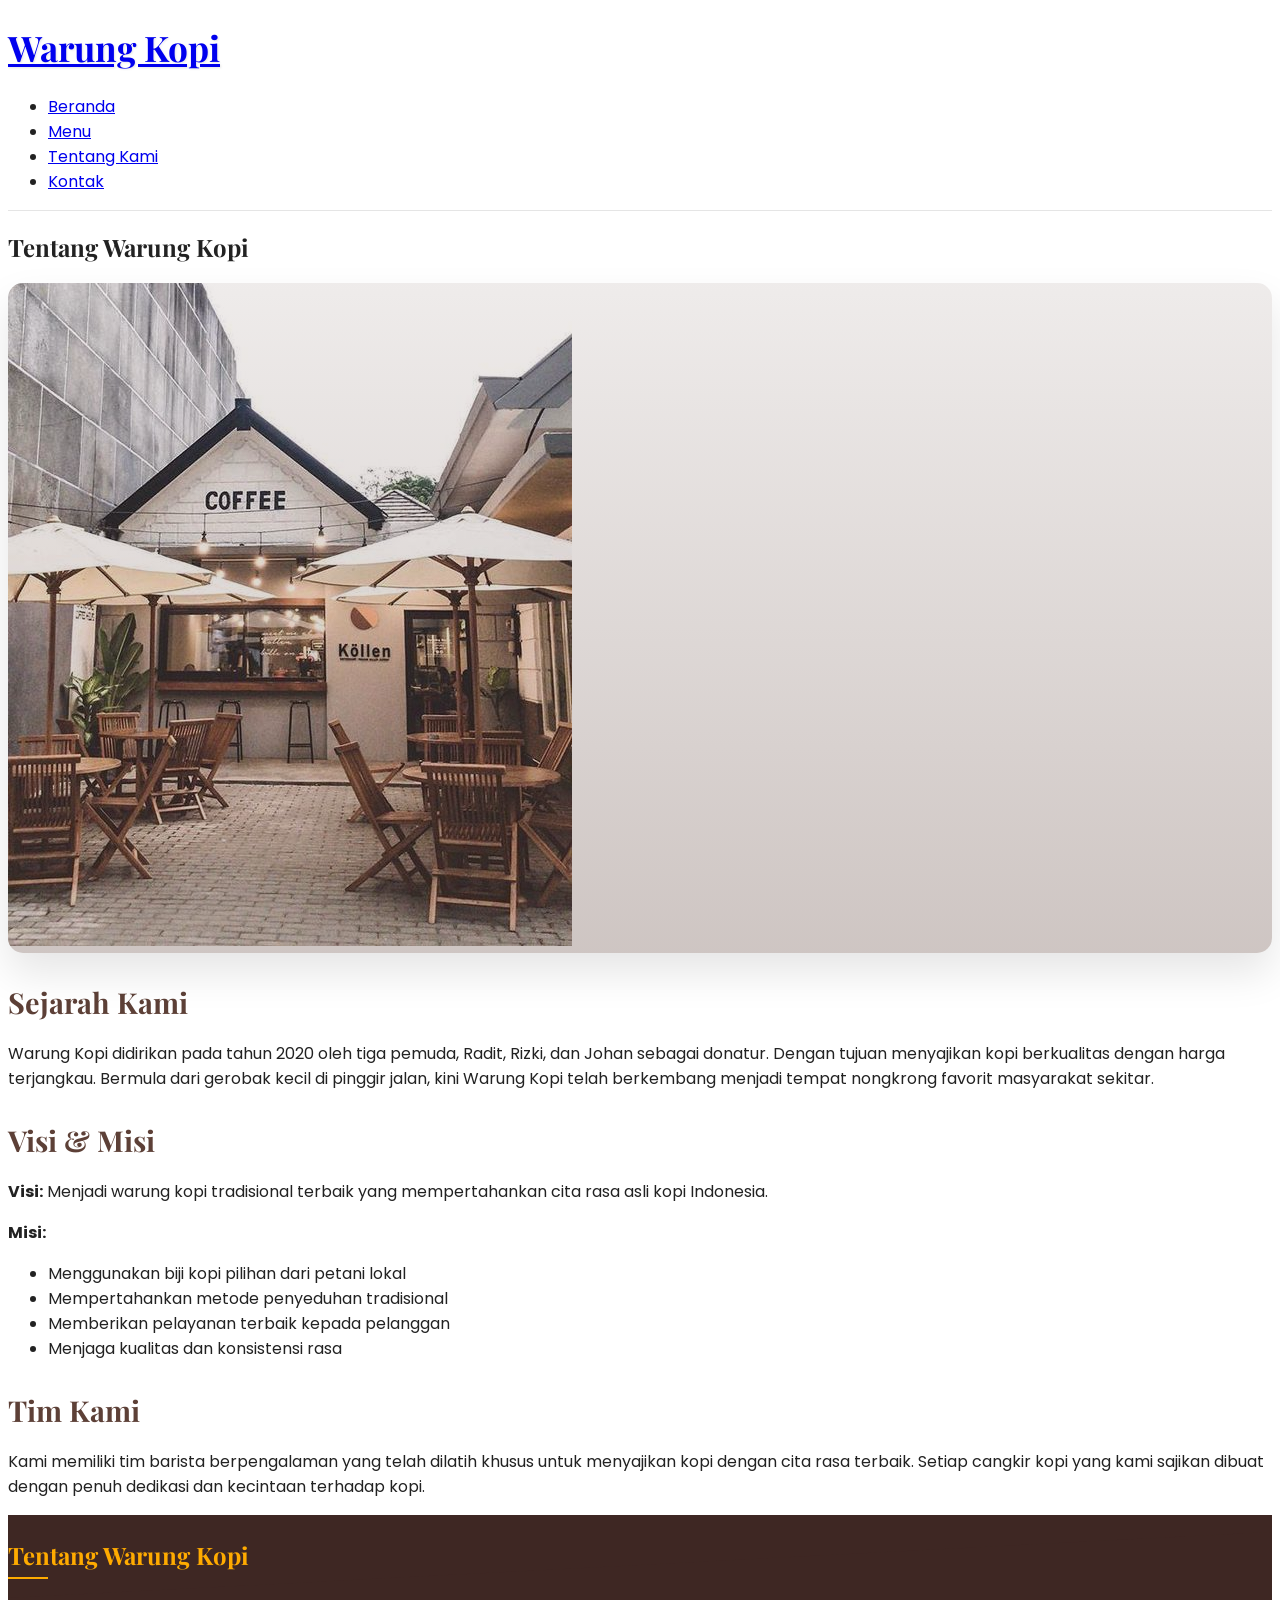
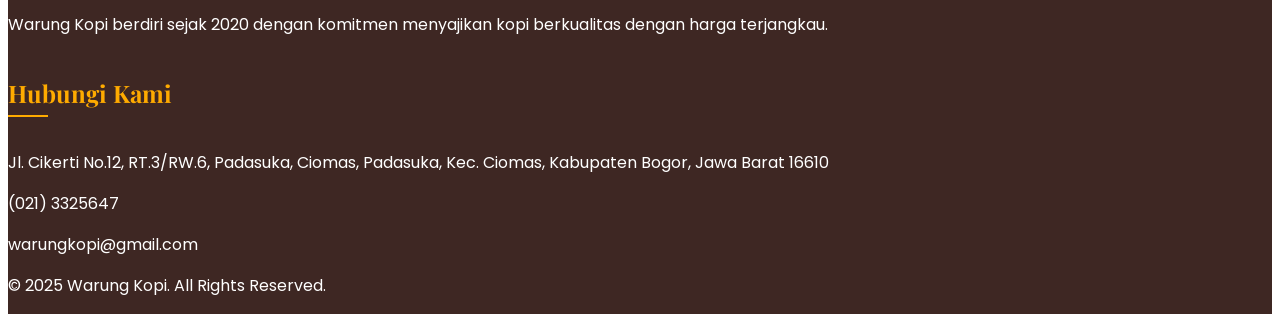
<file: materi/nav/about.html>
<!DOCTYPE html>
<html lang="id">
<head>
    <meta charset="UTF-8">
    <meta name="viewport" content="width=device-width, initial-scale=1.0">
    <title>Warung Kopi - Tentang Kami</title>
    <link rel="stylesheet" href="../nav/style copy 3.css">
</head>
<body>
    <header>
        <div class="container">
            <h1><a href="index.html">Warung Kopi</a></h1>
            <nav>
                <ul>
                    <li><a href="beranda.html">Beranda</a></li>
                    <li><a href="menu.html">Menu</a></li>
                    <li><a href="about.html" class="active">Tentang Kami</a></li>
                    <li><a href="contact.html">Kontak</a></li>
                </ul>
            </nav>
        </div>
    </header>

    <section class="about-page">
        <div class="container">
            <h2>Tentang Warung Kopi</h2>
            
            <div class="about-content">
                <div class="about-image">
                    <img src="../assets/warung kopi.jpg" alt="Warung Kopi Kami">
                </div>
                <div class="about-text">
                    <h3>Sejarah Kami</h3>
                    <p>Warung Kopi didirikan pada tahun 2020 oleh tiga pemuda, Radit, Rizki, dan Johan sebagai donatur. Dengan tujuan menyajikan kopi berkualitas dengan harga terjangkau. Bermula dari gerobak kecil di pinggir jalan, kini Warung Kopi telah berkembang menjadi tempat nongkrong favorit masyarakat sekitar.</p>
                    
                    <h3>Visi & Misi</h3>
                    <p><strong>Visi:</strong> Menjadi warung kopi tradisional terbaik yang mempertahankan cita rasa asli kopi Indonesia.</p>
                    <p><strong>Misi:</strong> 
                        <ul>
                            <li>Menggunakan biji kopi pilihan dari petani lokal</li>
                            <li>Mempertahankan metode penyeduhan tradisional</li>
                            <li>Memberikan pelayanan terbaik kepada pelanggan</li>
                            <li>Menjaga kualitas dan konsistensi rasa</li>
                        </ul>
                    </p>
                    
                    <h3>Tim Kami</h3>
                    <p>Kami memiliki tim barista berpengalaman yang telah dilatih khusus untuk menyajikan kopi dengan cita rasa terbaik. Setiap cangkir kopi yang kami sajikan dibuat dengan penuh dedikasi dan kecintaan terhadap kopi.</p>
                </div>
            </div>
        </div>
    </section>

    <footer>
        <div class="container">
            <div class="footer-content">
                <div class="footer-section about">
                    <h3>Tentang Warung Kopi</h3>
                    <p>Warung Kopi berdiri sejak 2020 dengan komitmen menyajikan kopi berkualitas dengan harga terjangkau.</p>
                </div>
                <div class="footer-section contact">
                    <h3>Hubungi Kami</h3>
                    <p><i class="fas fa-map-marker-alt"></i> Jl. Cikerti No.12,
                        RT.3/RW.6, Padasuka, Ciomas, Padasuka, Kec. Ciomas, Kabupaten
                        Bogor, Jawa Barat 16610</p>
                    <p><i class="fas fa-phone"></i> (021) 3325647</p>
                    <p><i class="fas fa-envelope"></i> warungkopi@gmail.com</p>
                </div>
            </div>
            <div class="footer-bottom">
                <p>&copy; 2025 Warung Kopi. All Rights Reserved.</p>
            </div>
        </div>
    </footer>
</body>
</html>
</file>
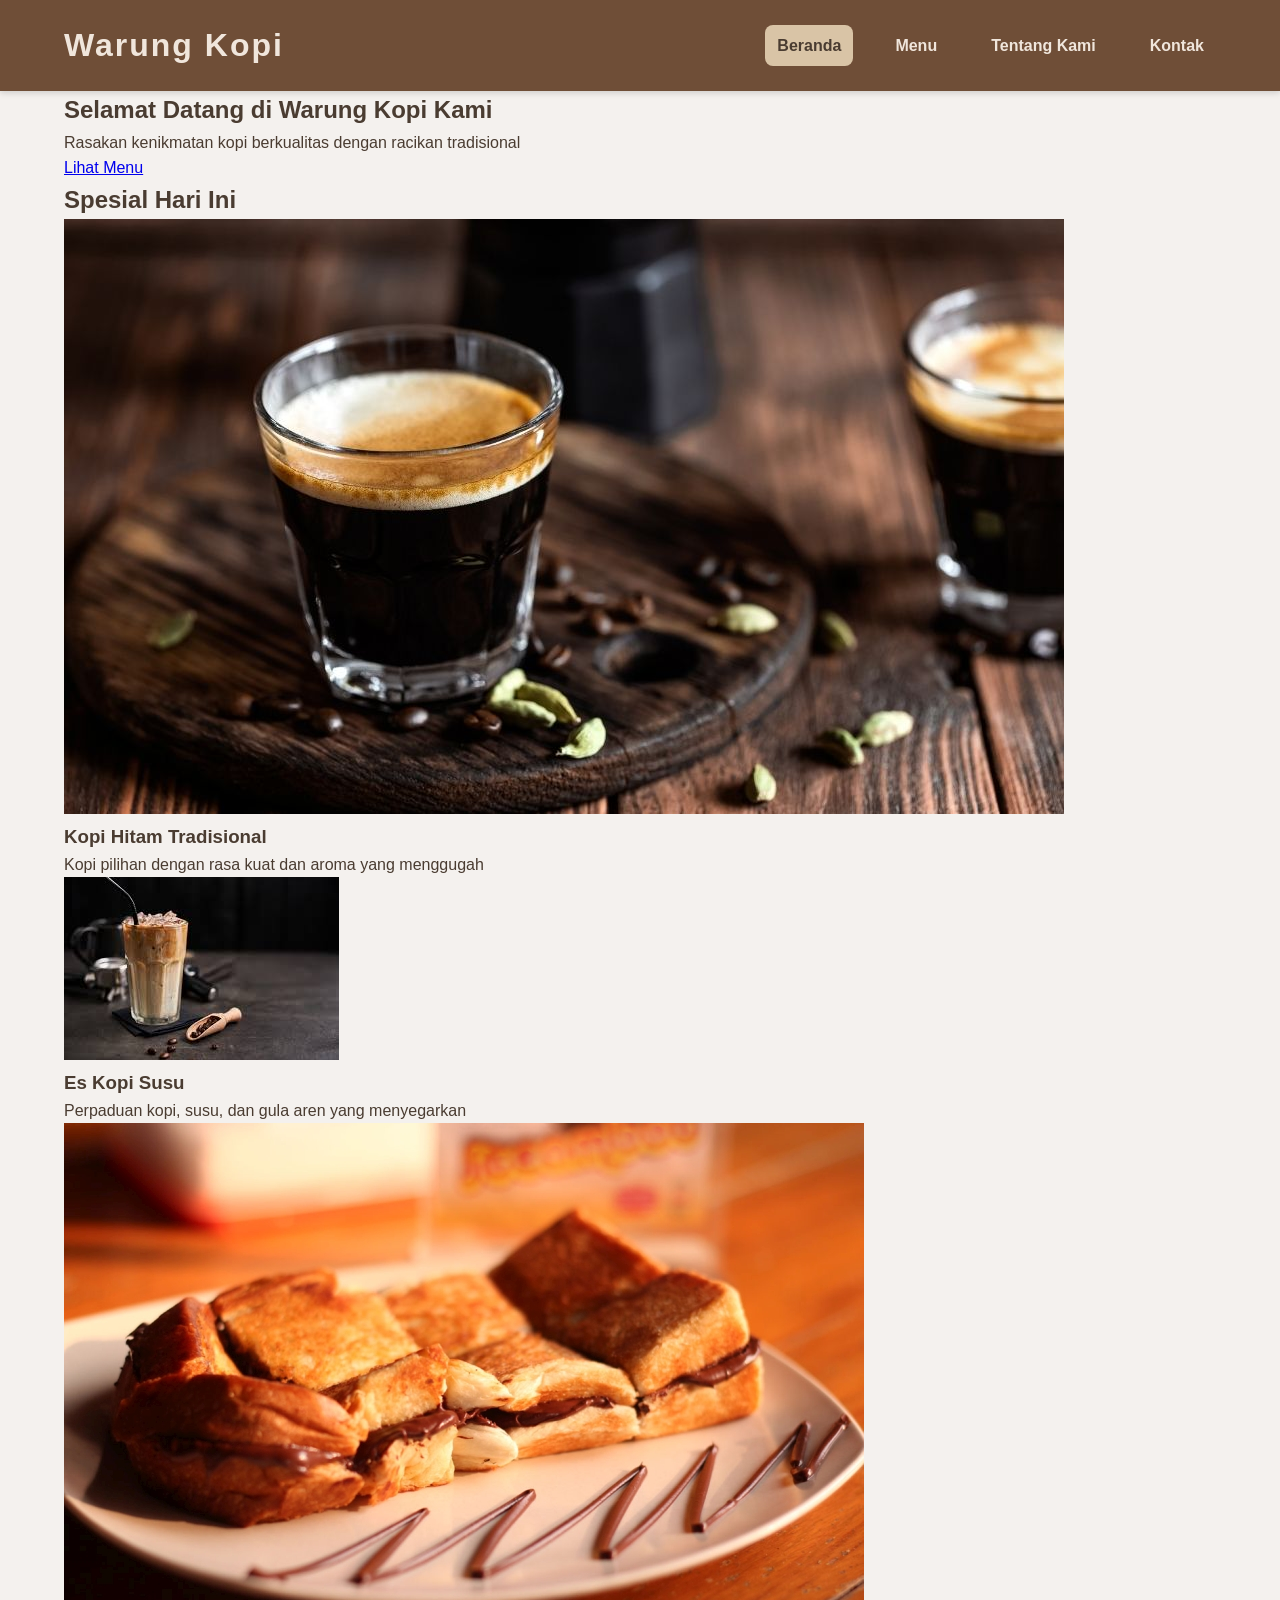
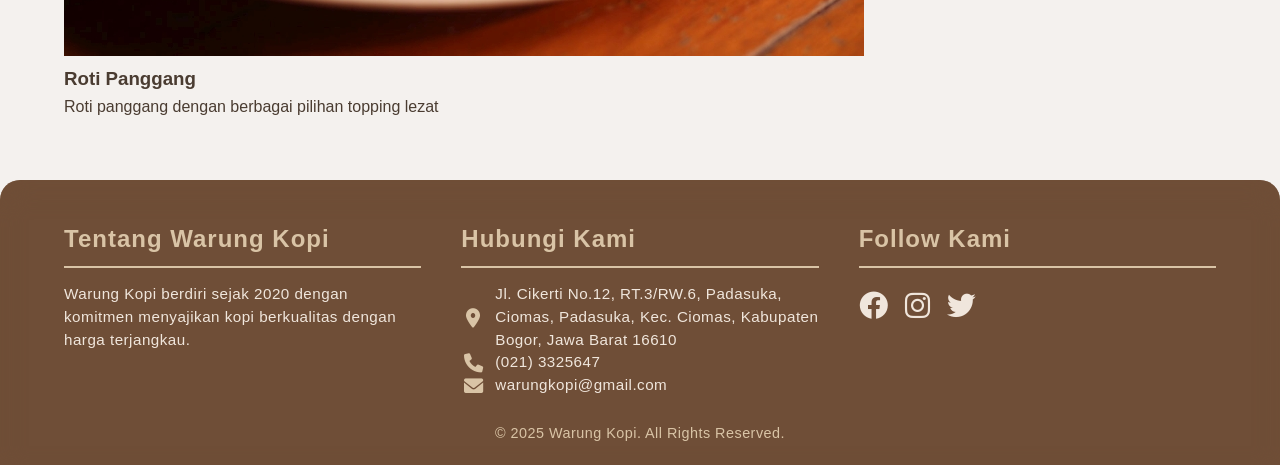
<file: materi/nav/beranda.html>
<!DOCTYPE html>
<html lang="id">
  <head>
    <meta charset="UTF-8" />
    <meta name="viewport" content="width=device-width, initial-scale=1.0" />
    <title>Warung Kopi - Beranda</title>
    <link rel="stylesheet" href="../nav/style.css" />
    <link
      rel="stylesheet"
      href="https://cdnjs.cloudflare.com/ajax/libs/font-awesome/6.0.0-beta3/css/all.min.css"
    />
  </head>
  <body>
    <header>
      <div class="container">
        <h1><a href="index.html">Warung Kopi</a></h1>
        <nav>
          <ul>
            <li><a href="index.html" class="active">Beranda</a></li>
            <li><a href="menu.html">Menu</a></li>
            <li><a href="about.html">Tentang Kami</a></li>
            <li><a href="contact.html">Kontak</a></li>
          </ul>
        </nav>
      </div>
    </header>

    <section class="hero">
      <div class="container">
        <h1>Selamat Datang di Warung Kopi Kami</h1>
        <p>Rasakan kenikmatan kopi berkualitas dengan racikan tradisional</p>
        <a href="menu.html" class="btn">Lihat Menu</a>
      </div>
    </section>

    <section class="featured">
      <div class="container">
        <h2>Spesial Hari Ini</h2>
        <div class="featured-items">
          <div class="item">
            <img src="../assets/kopi hitam.jpg" alt="Kopi Hitam Tradisional" />
            <h3>Kopi Hitam Tradisional</h3>
            <p>Kopi pilihan dengan rasa kuat dan aroma yang menggugah</p>
          </div>
          <div class="item">
            <img src="../assets/es kopi susu.jpeg" alt="Es Kopi Susu" />
            <h3>Es Kopi Susu</h3>
            <p>Perpaduan kopi, susu, dan gula aren yang menyegarkan</p>
          </div>
          <div class="item">
            <img src="../assets/roti pnggng.jpg" alt="Roti Panggang" />
            <h3>Roti Panggang</h3>
            <p>Roti panggang dengan berbagai pilihan topping lezat</p>
          </div>
        </div>
      </div>
    </section>

    <footer>
      <div class="container">
        <div class="footer-content">
          <div class="footer-section about">
            <h3>Tentang Warung Kopi</h3>
            <p>
              Warung Kopi berdiri sejak 2020 dengan komitmen menyajikan kopi
              berkualitas dengan harga terjangkau.
            </p>
          </div>
          <div class="footer-section contact">
            <h3>Hubungi Kami</h3>
            <p>
              <i class="fas fa-map-marker-alt"></i> Jl. Cikerti No.12,
              RT.3/RW.6, Padasuka, Ciomas, Padasuka, Kec. Ciomas, Kabupaten
              Bogor, Jawa Barat 16610
            </p>
            <p><i class="fas fa-phone"></i> (021) 3325647</p>
            <p><i class="fas fa-envelope"></i> warungkopi@gmail.com</p>
          </div>

          <div class="footer-section social">
            <h3>Follow Kami</h3>
            <a href="#"><i class="fab fa-facebook"></i></a>
            <a href="#"><i class="fab fa-instagram"></i></a>
            <a href="#"><i class="fab fa-twitter"></i></a>
          </div>
        </div>
        <div class="footer-bottom">
          <p>&copy; 2025 Warung Kopi. All Rights Reserved.</p>
        </div>
      </div>
    </footer>
  </body>
</html>
</file>
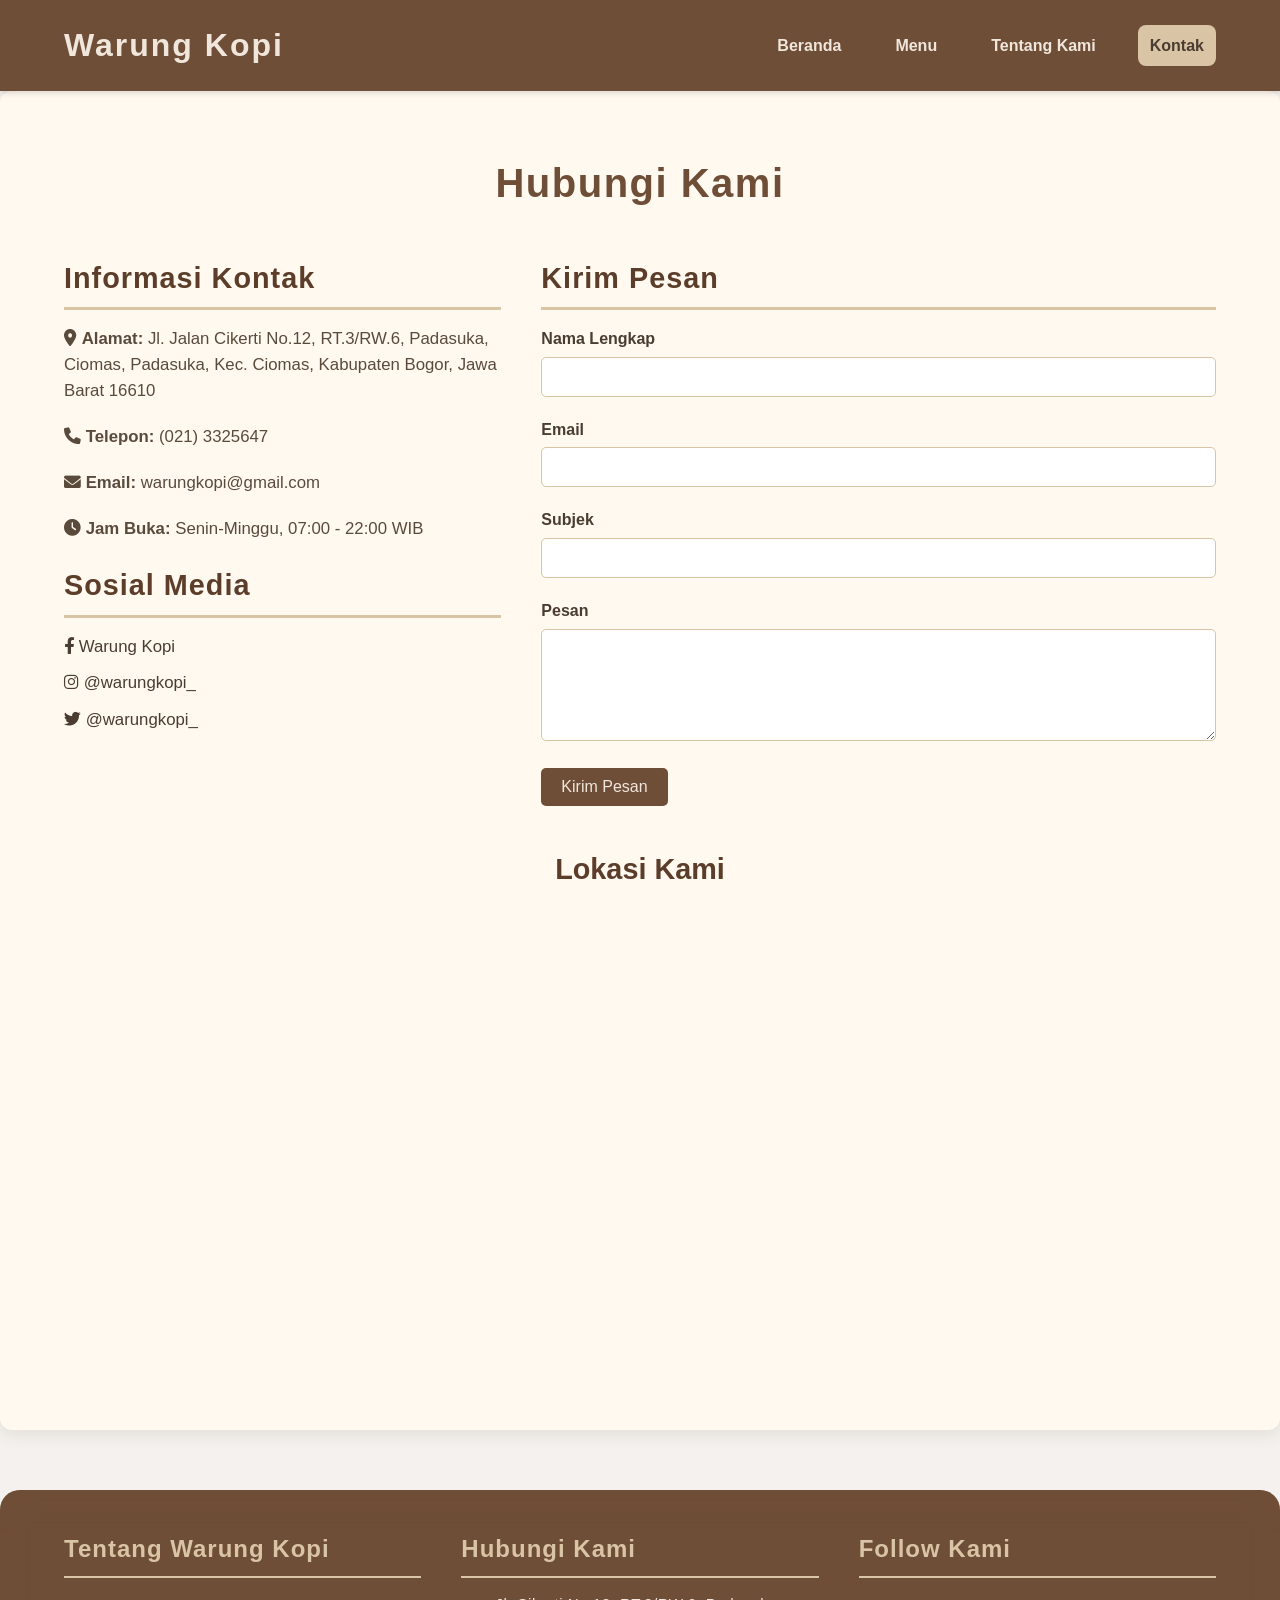
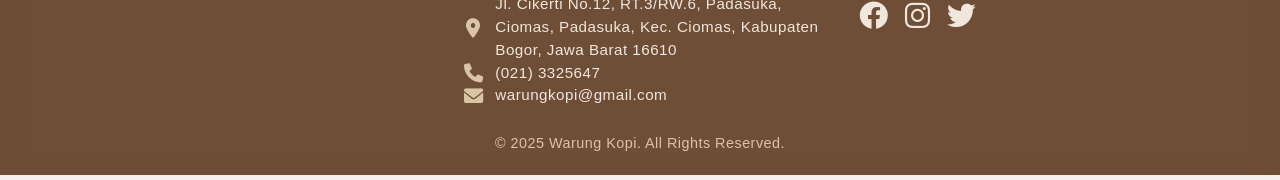
<file: materi/nav/contact.html>
<!DOCTYPE html>
<html lang="id">
  <head>
    <meta charset="UTF-8" />
    <meta name="viewport" content="width=device-width, initial-scale=1.0" />
    <title>Warung Kopi - Kontak</title>
    <link rel="stylesheet" href="../nav/contact.css" />
    <link
      rel="stylesheet"
      href="https://cdnjs.cloudflare.com/ajax/libs/font-awesome/6.0.0-beta3/css/all.min.css"
    />
  </head>
  <body>
    <header>
      <div class="container">
        <h1><a href="index.html">Warung Kopi</a></h1>
        <nav>
          <ul>
            <li><a href="beranda.html">Beranda</a></li>
            <li><a href="menu.html">Menu</a></li>
            <li><a href="about.html">Tentang Kami</a></li>
            <li><a href="contact.html" class="active">Kontak</a></li>
          </ul>
        </nav>
      </div>
    </header>

    <section class="contact-page">
      <div class="container">
        <h2>Hubungi Kami</h2>

        <div class="contact-content">
          <div class="contact-info">
            <h3>Informasi Kontak</h3>
            <p>
              <i class="fas fa-map-marker-alt"></i> <strong>Alamat:</strong> Jl.
              Jalan Cikerti No.12, RT.3/RW.6, Padasuka, Ciomas, Padasuka, Kec.
              Ciomas, Kabupaten Bogor, Jawa Barat 16610
            </p>
            <p>
              <i class="fas fa-phone"></i> <strong>Telepon:</strong> (021)
              3325647
            </p>
            <p>
              <i class="fas fa-envelope"></i>
              <strong>Email:</strong> warungkopi@gmail.com
            </p>
            <p>
              <i class="fas fa-clock"></i>
              <strong>Jam Buka:</strong> Senin-Minggu, 07:00 - 22:00 WIB
            </p>

            <h3>Sosial Media</h3>
            <div class="social-media">
              <a href="#"><i class="fab fa-facebook-f"></i> Warung Kopi</a>
              <a href="#"><i class="fab fa-instagram"></i> @warungkopi_</a>
              <a href="#"><i class="fab fa-twitter"></i> @warungkopi_</a>
            </div>
          </div>

          <div class="contact-form">
            <h3>Kirim Pesan</h3>
            <form action="#" method="POST">
              <div class="form-group">
                <label for="name">Nama Lengkap</label>
                <input type="text" id="name" name="name" required />
              </div>
              <div class="form-group">
                <label for="email">Email</label>
                <input type="email" id="email" name="email" required />
              </div>
              <div class="form-group">
                <label for="subject">Subjek</label>
                <input type="text" id="subject" name="subject" required />
              </div>
              <div class="form-group">
                <label for="message">Pesan</label>
                <textarea
                  id="message"
                  name="message"
                  rows="5"
                  required
                ></textarea>
              </div>
              <button type="submit" class="btn">Kirim Pesan</button>
            </form>
          </div>
        </div>

        <div class="map">
          <h3>Lokasi Kami</h3>
          <iframe
            src="https://www.google.com/maps/embed?pb=!1m18!1m12!1m3!1d3963.3724521010413!2d106.76089868885498!3d-6.600550599999995!2m3!1f0!2f0!3f0!3m2!1i1024!2i768!4f13.1!3m3!1m2!1s0x2e69c4fdb8c7cd0b%3A0xc07ad903638c1e89!2sInformation%20SMK%20Bina%20Generation%20Bogor!5e0!3m2!1sen!2sid!4v1748398763326!5m2!1sen!2sid"
            width="100%"
            height="450"
            style="border: 0"
            allowfullscreen=""
            loading="lazy"
          ></iframe>
        </div>
      </div>
    </section>

    <footer>
      <div class="container">
        <div class="footer-content">
          <div class="footer-section about">
            <h3>Tentang Warung Kopi</h3>
            <p></p>
          </div>
          <div class="footer-section contact">
            <h3>Hubungi Kami</h3>
            <p>
              <i class="fas fa-map-marker-alt"></i> Jl. Cikerti No.12,
              RT.3/RW.6, Padasuka, Ciomas, Padasuka, Kec. Ciomas, Kabupaten
              Bogor, Jawa Barat 16610
            </p>
            <p><i class="fas fa-phone"></i> (021) 3325647</p>
            <p><i class="fas fa-envelope"></i> warungkopi@gmail.com</p>
          </div>
          <div class="footer-section social">
            <h3>Follow Kami</h3>
            <a href="#"><i class="fab fa-facebook"></i></a>
            <a href="#"><i class="fab fa-instagram"></i></a>
            <a href="#"><i class="fab fa-twitter"></i></a>
          </div>
        </div>
        <div class="footer-bottom">
          <p>&copy; 2025 Warung Kopi. All Rights Reserved.</p>
        </div>
      </div>
    </footer>
  </body>
</html>
</file>
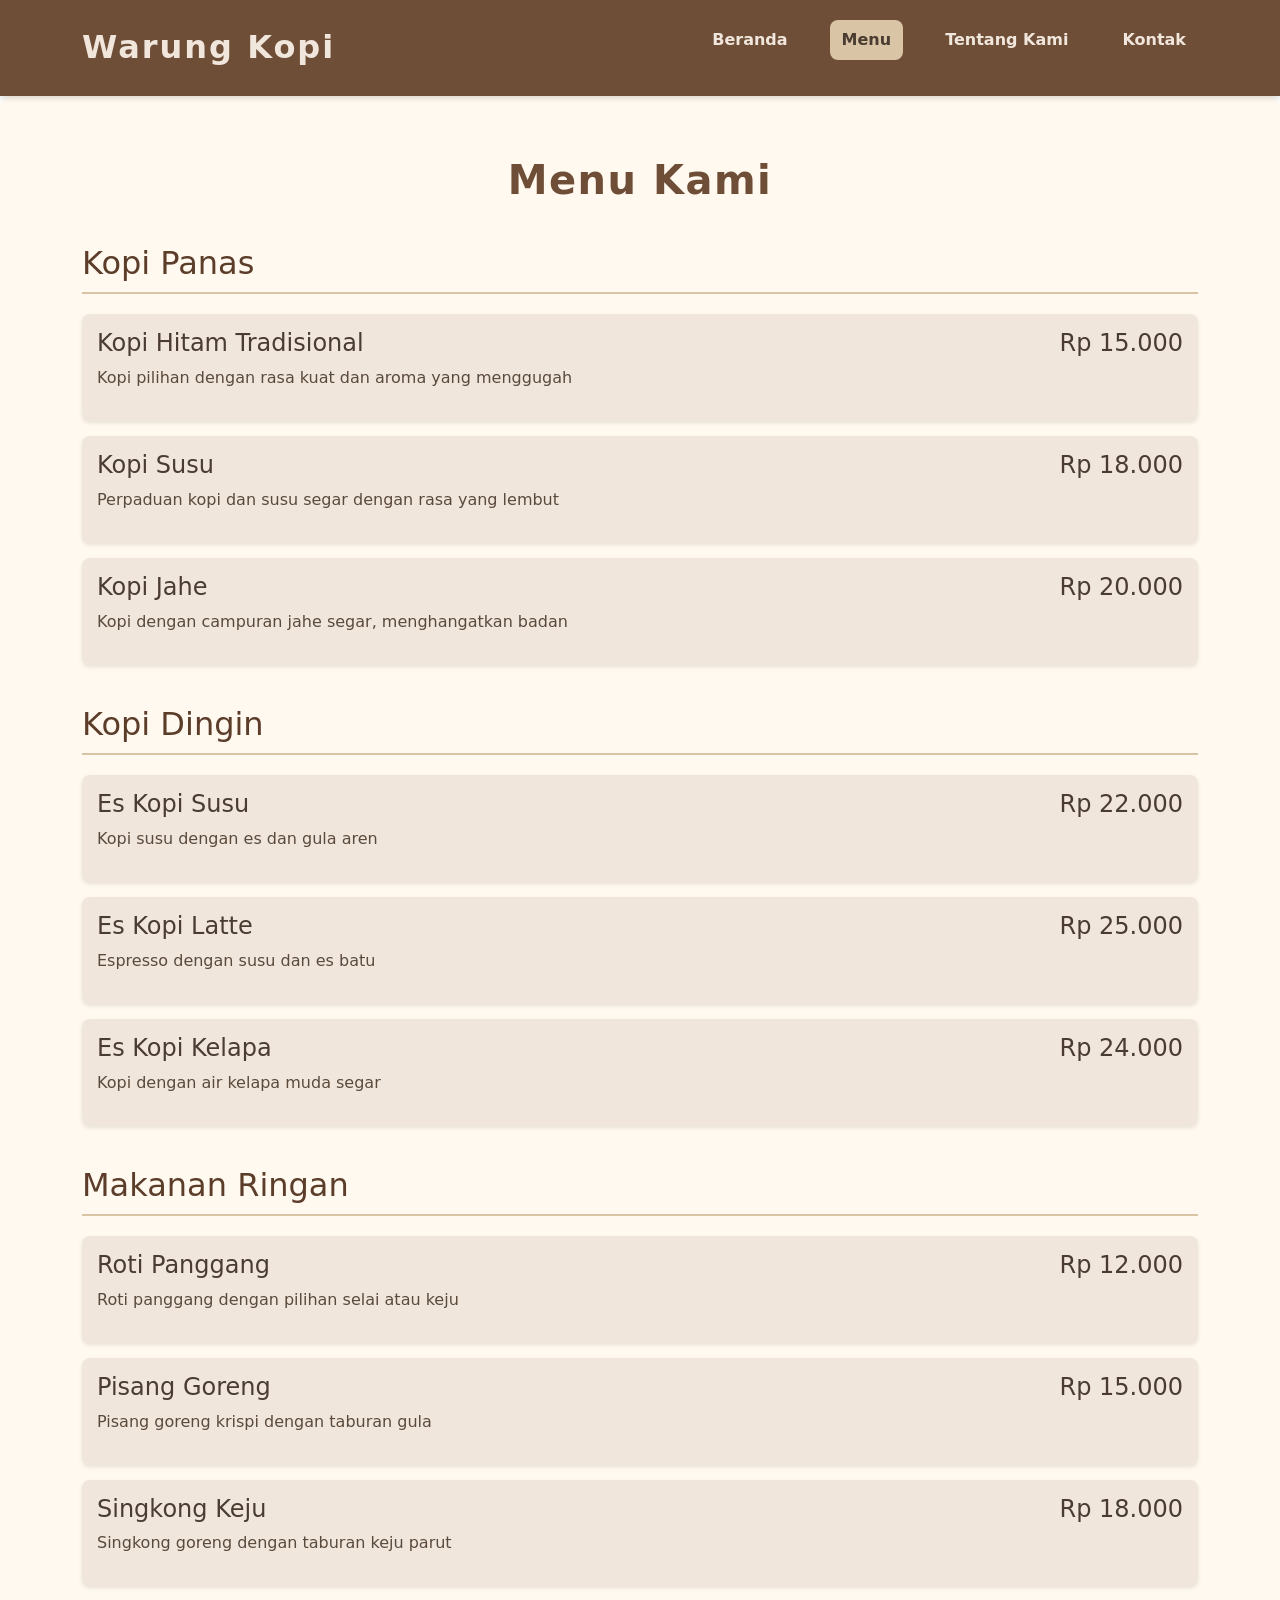
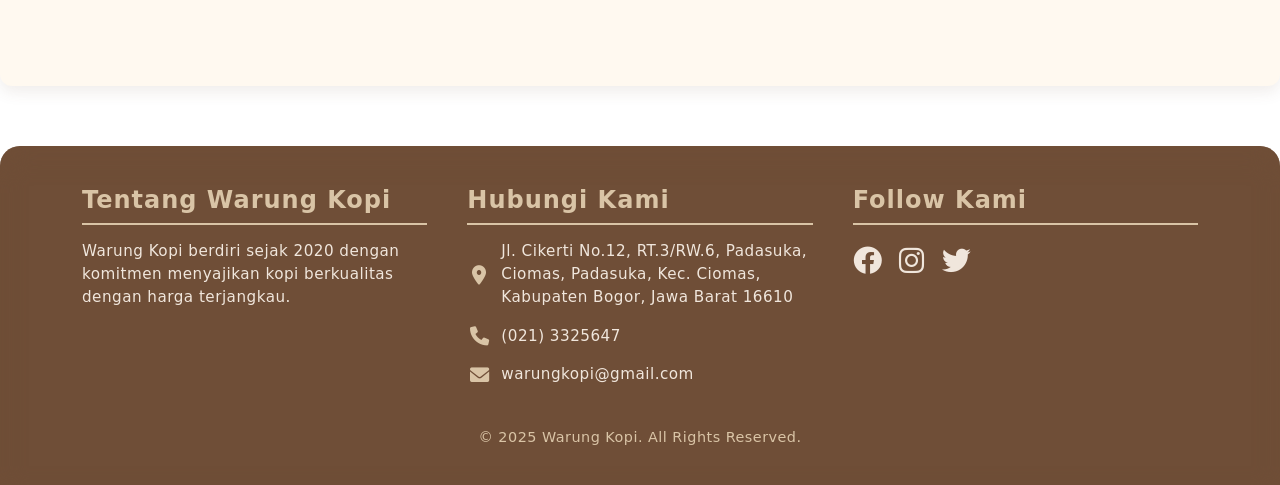
<file: materi/nav/menu.html>
<!DOCTYPE html>
<html lang="id">
  <head>
    <meta charset="UTF-8" />
    <meta name="viewport" content="width=device-width, initial-scale=1.0" />
    <title>Warung Kopi - Menu</title>
    <link rel="stylesheet" href="../nav/style copy.css" />
    <link
      rel="stylesheet"
      href="	https://cdn.jsdelivr.net/npm/bootstrap@5.3.6/dist/css/bootstrap.min.css"
    />
    <link
      rel="stylesheet"
      href="https://cdnjs.cloudflare.com/ajax/libs/font-awesome/6.0.0-beta3/css/all.min.css"
    />
  </head>
  <body>
    <header>
      <div class="container">
        <h1><a href="index.html">Warung Kopi</a></h1>
        <nav>
          <ul>
            <li><a href="beranda.html">Beranda</a></li>
            <li><a href="menu.html" class="active">Menu</a></li>
            <li><a href="about.html">Tentang Kami</a></li>
            <li><a href="contact.html">Kontak</a></li>
          </ul>
        </nav>
      </div>
    </header>

    <section class="menu-page">
      <div class="container">
        <h2>Menu Kami</h2>

        <div class="menu-category">
          <h3>Kopi Panas</h3>
          <div class="menu-items">
            <div class="menu-item">
              <h4>Kopi Hitam Tradisional <span>Rp 15.000</span></h4>
              <p>Kopi pilihan dengan rasa kuat dan aroma yang menggugah</p>
            </div>
            <div class="menu-item">
              <h4>Kopi Susu <span>Rp 18.000</span></h4>
              <p>Perpaduan kopi dan susu segar dengan rasa yang lembut</p>
            </div>
            <div class="menu-item">
              <h4>Kopi Jahe <span>Rp 20.000</span></h4>
              <p>Kopi dengan campuran jahe segar, menghangatkan badan</p>
            </div>
          </div>
        </div>

        <div class="menu-category">
          <h3>Kopi Dingin</h3>
          <div class="menu-items">
            <div class="menu-item">
              <h4>Es Kopi Susu <span>Rp 22.000</span></h4>
              <p>Kopi susu dengan es dan gula aren</p>
            </div>
            <div class="menu-item">
              <h4>Es Kopi Latte <span>Rp 25.000</span></h4>
              <p>Espresso dengan susu dan es batu</p>
            </div>
            <div class="menu-item">
              <h4>Es Kopi Kelapa <span>Rp 24.000</span></h4>
              <p>Kopi dengan air kelapa muda segar</p>
            </div>
          </div>
        </div>

        <div class="menu-category">
          <h3>Makanan Ringan</h3>
          <div class="menu-items">
            <div class="menu-item">
              <h4>Roti Panggang <span>Rp 12.000</span></h4>
              <p>Roti panggang dengan pilihan selai atau keju</p>
            </div>
            <div class="menu-item">
              <h4>Pisang Goreng <span>Rp 15.000</span></h4>
              <p>Pisang goreng krispi dengan taburan gula</p>
            </div>
            <div class="menu-item">
              <h4>Singkong Keju <span>Rp 18.000</span></h4>
              <p>Singkong goreng dengan taburan keju parut</p>
            </div>
          </div>
        </div>
      </div>
    </section>

    <footer>
      <div class="container">
        <div class="footer-content">
          <div class="footer-section about">
            <h3>Tentang Warung Kopi</h3>
            <p>
              Warung Kopi berdiri sejak 2020 dengan komitmen menyajikan kopi
              berkualitas dengan harga terjangkau.
            </p>
          </div>
          <div class="footer-section contact">
            <h3>Hubungi Kami</h3>
            <p>
              <i class="fas fa-map-marker-alt"></i> Jl. Cikerti No.12,
              RT.3/RW.6, Padasuka, Ciomas, Padasuka, Kec. Ciomas, Kabupaten
              Bogor, Jawa Barat 16610
            </p>
            <p><i class="fas fa-phone"></i> (021) 3325647</p>
            <p><i class="fas fa-envelope"></i> warungkopi@gmail.com</p>
          </div>
          <div class="footer-section social">
            <h3>Follow Kami</h3>
            <a href="#"><i class="fab fa-facebook"></i></a>
            <a href="#"><i class="fab fa-instagram"></i></a>
            <a href="#"><i class="fab fa-twitter"></i></a>
          </div>
        </div>
        <div class="footer-bottom">
          <p>&copy; 2025 Warung Kopi. All Rights Reserved.</p>
        </div>
      </div>
    </footer>
  </body>
</html>
</file>
<file: materi/nav/style copy 3.css>
/* Tambahkan di bagian atas file CSS */
@import url('https://fonts.googleapis.com/css2?family=Poppins:wght@300;400;600;700&family=Playfair+Display:wght@700&display=swap');

/* Update Global Styles */
:root {
    --primary-color: #5D4037; /* Warna coklat lebih gelap */
    --secondary-color: #D7CCC8; /* Warna coklat muda */
    --accent-color: #FFAB00; /* Warna aksen emas */
    --light-color: #EFEBE9; 
    --dark-color: #3E2723;
    --white-color: #FFFFFF;
    --black-color: #222;
}

body {
    font-family: 'Poppins', sans-serif;
    color: var(--black-color);
}

h1, h2, h3, h4 {
    font-family: 'Playfair Display', serif;
    font-weight: 700;
}

/* Header yang lebih menonjol */
header {
    background: rgba(255, 255, 255, 0.95);
    backdrop-filter: blur(10px);
    border-bottom: 1px solid rgba(0, 0, 0, 0.1);
}

header h1 {
    font-size: 2.2rem;
    color: var(--primary-color);
    text-shadow: 1px 1px 2px rgba(0,0,0,0.1);
}

/* Hero content */
.hero-content {
    max-width: 800px;
    margin: 0 auto;
    position: relative;
    z-index: 2;
}

.subtitle {
    font-size: 1.3rem;
    margin-bottom: 2rem;
    opacity: 0.9;
}

.hero-buttons {
    display: flex;
    gap: 15px;
    justify-content: center;
}

.btn-outline {
    background: transparent;
    border: 2px solid var(--accent-color);
    color: var(--white-color);
    box-shadow: none;
}

.btn-outline:hover {
    background: var(--accent-color);
    color: var(--dark-color);
}

.hero-scroll {
    position: absolute;
    bottom: 30px;
    left: 50%;
    transform: translateX(-50%);
    color: var(--white-color);
    display: flex;
    flex-direction: column;
    align-items: center;
    font-size: 0.9rem;
    animation: bounce 2s infinite;
}

.hero-scroll i {
    margin-top: 5px;
    font-size: 1.2rem;
}

@keyframes bounce {
    0%, 20%, 50%, 80%, 100% {
        transform: translateY(0) translateX(-50%);
    }
    40% {
        transform: translateY(-15px) translateX(-50%);
    }
    60% {
        transform: translateY(-7px) translateX(-50%);
    }
}
/* Animasi */
@keyframes fadeInUp {
    from {
        opacity: 0;
        transform: translateY(20px);
    }
    to {
        opacity: 1;
        transform: translateY(0);
    }
}

/* Featured items yang lebih menarik */
.featured {
    padding: 80px 0;
    background: var(--light-color);
}

.featured h2 {
    position: relative;
    display: inline-block;
    margin-bottom: 60px;
}

.featured h2::after {
    content: '';
    position: absolute;
    bottom: -10px;
    left: 50%;
    transform: translateX(-50%);
    width: 80px;
    height: 3px;
    background: var(--accent-color);
}

.featured .item {
    background: var(--white-color);
    border-radius: 15px;
    overflow: hidden;
    transition: all 0.4s cubic-bezier(0.175, 0.885, 0.32, 1.275);
    position: relative;
}

.featured .item:hover {
    transform: translateY(-15px);
    box-shadow: 0 15px 30px rgba(0, 0, 0, 0.1);
}

.featured .item img {
    transition: transform 0.5s ease;
    height: 250px;
}

.featured .item:hover img {
    transform: scale(1.05);
}

.featured .item h3 {
    color: var(--primary-color);
    font-size: 1.5rem;
    margin: 20px 0 10px;
}

/* Menu page yang lebih elegan */
.menu-category h3 {
    font-size: 2rem;
    color: var(--primary-color);
    position: relative;
    padding-bottom: 15px;
}

.menu-category h3::after {
    content: '';
    position: absolute;
    bottom: 0;
    left: 0;
    width: 60px;
    height: 3px;
    background: var(--accent-color);
}

.menu-item {
    border-left: 4px solid var(--accent-color);
    transition: all 0.3s ease;
}

.menu-item:hover {
    background: var(--light-color);
    transform: translateX(10px);
}

.menu-item h4 span {
    color: var(--accent-color);
    font-weight: 700;
}

/* About page yang lebih profesional */
.about-image {
    position: relative;
    overflow: hidden;
    border-radius: 15px;
    box-shadow: 0 20px 40px rgba(0, 0, 0, 0.1);
}

.about-image::before {
    content: '';
    position: absolute;
    top: 0;
    left: 0;
    width: 100%;
    height: 100%;
    background: linear-gradient(to bottom, rgba(93, 64, 55, 0.1) 0%, rgba(93, 64, 55, 0.3) 100%);
}

.about-text h3 {
    color: var(--primary-color);
    font-size: 1.8rem;
    margin: 30px 0 20px;
}

/* Contact form yang lebih interaktif */
.contact-form .form-group input,
.contact-form .form-group textarea {
    border: 1px solid #ddd;
    transition: all 0.3s ease;
    background: var(--light-color);
}

.contact-form .form-group input:focus,
.contact-form .form-group textarea:focus {
    border-color: var(--accent-color);
    box-shadow: 0 0 0 3px rgba(255, 171, 0, 0.2);
    outline: none;
}

/* Footer yang lebih modern */
footer {
    background: var(--dark-color);
    color: var(--white-color);
    position: relative;
    overflow: hidden;
}

footer::before {
    content: '';
    position: absolute;
    top: -50px;
    left: 0;
    width: 100%;
    height: 100px;
    background: var(--dark-color);
    transform: skewY(-3deg);
}

.footer-section h3 {
    color: var(--accent-color);
    font-size: 1.5rem;
    margin-bottom: 25px;
    position: relative;
    display: inline-block;
}

.footer-section h3::after {
    content: '';
    position: absolute;
    bottom: -8px;
    left: 0;
    width: 40px;
    height: 2px;
    background: var(--accent-color);
}

.footer-section.social a {
    display: inline-flex;
    align-items: center;
    justify-content: center;
    width: 40px;
    height: 40px;
    background: rgba(255, 255, 255, 0.1);
    border-radius: 50%;
    margin-right: 10px;
    transition: all 0.3s ease;
}

.footer-section.social a:hover {
    background: var(--accent-color);
    color: var(--dark-color);
    transform: translateY(-3px);
}
</file>
<file: materi/nav/style.css>
/* Reset some default styles */
* {
  margin: 0;
  padding: 0;
  box-sizing: border-box;
}

/* Base font and colors */
body {
  font-family: "Segoe UI", Tahoma, Geneva, Verdana, sans-serif;
  background-color: #f4f1ee;
  color: #4a3c31;
  line-height: 1.6;
  font-size: 16px;
}

/* Container - center content with max width */
.container {
  width: 90%;
  max-width: 1200px;
  margin: 0 auto;
}

/* Header */
header {
  background-color: #6f4e37;
  padding: 20px 0;
  box-shadow: 0 2px 6px rgba(0, 0, 0, 0.15);
  position: sticky;
  top: 0;
  z-index: 1000;
}

header .container {
  display: flex;
  align-items: center;
  justify-content: space-between;
}

/* Logo */
header h1 a {
  color: #f0e6dc;
  text-decoration: none;
  font-size: 2rem;
  font-weight: 700;
  letter-spacing: 2px;
  transition: color 0.3s ease;
}
header h1 a:hover {
  color: #d9c4a6;
}

/* Navigation */
nav ul {
  list-style: none;
  display: flex;
  gap: 30px;
}

nav ul li a {
  color: #f0e6dc;
  text-decoration: none;
  font-weight: 600;
  font-size: 1rem;
  padding: 8px 12px;
  border-radius: 8px;
  transition: background-color 0.3s ease, color 0.3s ease;
  display: inline-block;
}

nav ul li a:hover,
nav ul li a.active {
  background-color: #d9c4a6;
  color: #4a3c31;
}

/* About Page Section */
.about-page {
  padding: 60px 0;
  background-color: #fff9f0;
  border-radius: 12px;
  box-shadow: 0 6px 15px rgba(111, 78, 55, 0.1);
}

.about-page h2 {
  text-align: center;
  font-size: 2.5rem;
  margin-bottom: 40px;
  color: #6f4e37;
  font-weight: 700;
  letter-spacing: 1.5px;
}

/* About Content Flex */
.about-content {
  display: flex;
  gap: 40px;
  align-items: center;
  justify-content: center;
  flex-wrap: wrap;
}

/* Image */
.about-image {
  flex: 1 1 300px;
  max-width: 400px;
  border-radius: 15px;
  overflow: hidden;
  box-shadow: 0 12px 24px rgba(111, 78, 55, 0.3);
}

.about-image img {
  width: 100%;
  height: auto;
  display: block;
  object-fit: cover;
  transition: transform 0.5s ease;
  border-radius: 15px;
}

.about-image img:hover {
  transform: scale(1.05);
}

/* Text content */
.about-text {
  flex: 2 1 400px;
  color: #4a3c31;
}

/* Headers inside about-text */
.about-text h3 {
  font-size: 1.8rem;
  margin-bottom: 16px;
  color: #5b3d29;
  border-bottom: 3px solid #d9c4a6;
  padding-bottom: 6px;
  font-weight: 700;
  letter-spacing: 1px;
}

/* Paragraphs */
.about-text p {
  font-size: 1.05rem;
  margin-bottom: 20px;
  line-height: 1.55;
  color: #5a4a3c;
}

/* Lists inside about-text */
.about-text ul {
  list-style-type: disc;
  margin-left: 20px;
  margin-bottom: 24px;
}

.about-text ul li {
  margin-bottom: 10px;
  font-size: 1.05rem;
  color: #5a4a3c;
}

/* Footer */
footer {
  background-color: #6f4e37;
  color: #f0e6dc;
  padding: 40px 0 20px;
  font-size: 0.95rem;
  letter-spacing: 0.03rem;
  margin-top: 60px;
  border-top-left-radius: 20px;
  border-top-right-radius: 20px;
  box-shadow: inset 0 10px 25px rgba(111, 78, 55, 0.6);
}

.footer-content {
  display: flex;
  justify-content: space-between;
  gap: 40px;
  flex-wrap: wrap;
}

.footer-section {
  flex: 1 1 250px;
}

.footer-section h3 {
  font-size: 1.5rem;
  margin-bottom: 15px;
  color: #d9c4a6;
  font-weight: 700;
  border-bottom: 2px solid #d9c4a6;
  padding-bottom: 8px;
  letter-spacing: 1px;
}

/* Footer about and contact paragraphs */
.footer-section.about p,
.footer-section.contact p,
.footer-section contact address {
  color: #f0e6dc;
  line-height: 1.5;
}

/* Contact info with icons */
.footer-section.contact p,
.footer-section.contact address p {
  display: flex;
  align-items: center;
  gap: 10px;
}

.footer-section.contact i {
  color: #d9c4a6;
  font-size: 1.2rem;
  min-width: 24px;
  text-align: center;
}

/* Social icons in footer */
.footer-section.social a {
  display: inline-block;
  margin-right: 12px;
  font-size: 1.8rem;
  color: #f0e6dc;
  transition: color 0.3s ease;
}

.footer-section.social a:hover {
  color: #d9c4a6;
  transform: translateY(-3px);
}

/* Footer Bottom */
.footer-bottom {
  text-align: center;
  margin-top: 25px;
  font-size: 0.9rem;
  color: #d9c4a6;
}

/* Responsive */
@media (max-width: 900px) {
  .about-content {
    flex-direction: column;
  }
  nav ul {
    gap: 20px;
  }
}

@media (max-width: 480px) {
  header .container {
    flex-direction: column;
    gap: 15px;
  }

  nav ul {
    flex-direction: column;
    gap: 12px;
    align-items: center;
  }

  header h1 a {
    font-size: 1.8rem;
  }

  .about-page h2 {
    font-size: 2rem;
  }

  .about-text h3 {
    font-size: 1.5rem;
  }

  .footer-content {
    flex-direction: column;
    gap: 40px;
  }

  .footer-section {
    text-align: center;
  }
}
</file>
<file: materi/nav/contact.css>
/* Reset some default styles */
* {
  margin: 0;
  padding: 0;
  box-sizing: border-box;
}

/* Base font and colors */
body {
  font-family: "Segoe UI", Tahoma, Geneva, Verdana, sans-serif;
  background-color: #f4f1ee;
  color: #4a3c31;
  line-height: 1.6;
  font-size: 16px;
}

/* Container - center content with max width */
.container {
  width: 90%;
  max-width: 1200px;
  margin: 0 auto;
}

/* Header */
header {
  background-color: #6f4e37;
  padding: 20px 0;
  box-shadow: 0 2px 6px rgba(0, 0, 0, 0.15);
  position: sticky;
  top: 0;
  z-index: 1000;
}

header .container {
  display: flex;
  align-items: center;
  justify-content: space-between;
}

/* Logo */
header h1 a {
  color: #f0e6dc;
  text-decoration: none;
  font-size: 2rem;
  font-weight: 700;
  letter-spacing: 2px;
  transition: color 0.3s ease;
}
header h1 a:hover {
  color: #d9c4a6;
}

/* Navigation */
nav ul {
  list-style: none;
  display: flex;
  gap: 30px;
}

nav ul li a {
  color: #f0e6dc;
  text-decoration: none;
  font-weight: 600;
  font-size: 1rem;
  padding: 8px 12px;
  border-radius: 8px;
  transition: background-color 0.3s ease, color 0.3s ease;
  display: inline-block;
}

nav ul li a:hover,
nav ul li a.active {
  background-color: #d9c4a6;
  color: #4a3c31;
}

/* Contact Page Section */
.contact-page {
  padding: 60px 0;
  background-color: #fff9f0;
  border-radius: 12px;
  box-shadow: 0 6px 15px rgba(111, 78, 55, 0.1);
}

.contact-page h2 {
  text-align: center;
  font-size: 2.5rem;
  margin-bottom: 40px;
  color: #6f4e37;
  font-weight: 700;
  letter-spacing: 1.5px;
}

/* Contact Content Flex */
.contact-content {
  display: flex;
  gap: 40px;
  align-items: flex-start;
  justify-content: center;
  flex-wrap: wrap;
}

/* Contact Info */
.contact-info {
  flex: 1 1 300px;
  color: #4a3c31;
}

.contact-info h3 {
  font-size: 1.8rem;
  margin-bottom: 16px;
  color: #5b3d29;
  border-bottom: 3px solid #d9c4a6;
  padding-bottom: 6px;
  font-weight: 700;
  letter-spacing: 1px;
}

.contact-info p {
  font-size: 1.05rem;
  margin-bottom: 20px;
  line-height: 1.55;
  color: #5a4a3c;
}

/* Social Media Links */
.social-media {
  display: flex;
  flex-direction: column;
  gap: 10px;
}

.social-media a {
  color: #4a3c31;
  text-decoration: none;
  font-size: 1.05rem;
  transition: color 0.3s ease;
}

.social-media a:hover {
  color: #d9c4a6;
}

/* Contact Form */
.contact-form {
  flex: 2 1 400px;
  color: #4a3c31;
}

.contact-form h3 {
  font-size: 1.8rem;
  margin-bottom: 16px;
  color: #5b3d29;
  border-bottom: 3px solid #d9c4a6;
  padding-bottom: 6px;
  font-weight: 700;
  letter-spacing: 1px;
}

.form-group {
  margin-bottom: 20px;
}

.form-group label {
  display: block;
  margin-bottom: 5px;
  font-weight: 600;
}

.form-group input,
.form-group textarea {
  width: 100%;
  padding: 10px;
  border: 1px solid #d9c4a6;
  border-radius: 5px;
  font-size: 1rem;
}

.form-group textarea {
  resize: vertical;
}

.btn {
  background-color: #6f4e37;
  color: #f0e6dc;
  border: none;
  padding: 10px 20px;
  border-radius: 5px;
  font-size: 1rem;
  cursor: pointer;
  transition: background-color 0.3s ease;
}

.btn:hover {
  background-color: #d9c4a6;
}

/* Map */
.map {
  margin-top: 40px;
}

.map h3 {
  text-align: center;
  font-size: 1.8rem;
  margin-bottom: 20px;
  color: #5b3d29;
}

/* Footer */
footer {
  background-color: #6f4e37;
  color: #f0e6dc;
  padding: 40px 0 20px;
  font-size: 0.95rem;
  letter-spacing: 0.03rem;
  margin-top: 60px;
  border-top-left-radius: 20px;
  border-top-right-radius: 20px;
  box-shadow: inset 0 10px 25px rgba(111, 78, 55, 0.6);
}

.footer-content {
  display: flex;
  justify-content: space-between;
  gap: 40px;
  flex-wrap: wrap;
}

.footer-section {
  flex: 1 1 250px;
}

.footer-section h3 {
  font-size: 1.5rem;
  margin-bottom: 15px;
  color: #d9c4a6;
  font-weight: 700;
  border-bottom: 2px solid #d9c4a6;
  padding-bottom: 8px;
  letter-spacing: 1px;
}

/* Footer about and contact paragraphs */
.footer-section.about p,
.footer-section.contact p {
  color: #f0e6dc;
  line-height: 1.5;
}

/* Contact info with icons */
.footer-section.contact p {
  display: flex;
  align-items: center;
  gap: 10px;
}

.footer-section.contact i {
  color: #d9c4a6;
  font-size: 1.2rem;
  min-width: 24px;
  text-align: center;
}

/* Social icons in footer */
.footer-section.social a {
  display: inline-block;
  margin-right: 12px;
  font-size: 1.8rem;
  color: #f0e6dc;
  transition: color 0.3s ease;
}

.footer-section.social a:hover {
  color: #d9c4a6;
  transform: translateY(-3px);
}

/* Footer Bottom */
.footer-bottom {
  text-align: center;
  margin-top: 25px;
  font-size: 0.9rem;
  color: #d9c4a6;
}

/* Responsive */
@media (max-width: 900px) {
  .contact-content {
    flex-direction: column;
  }
}

@media (max-width: 480px) {
  header .container {
    flex-direction: column;
    gap: 15px;
  }

  nav ul {
    flex-direction: column;
    gap: 12px;
    align-items: center;
  }

  header h1 a {
    font-size: 1.8rem;
  }

  .contact-page h2 {
    font-size: 2rem;
  }

  .contact-info h3,
  .contact-form h3 {
    font-size: 1.5rem;
  }

  .footer-content {
    flex-direction: column;
    gap: 40px;
  }

  .footer-section {
    text-align: center;
  }
}
</file>
<file: materi/nav/style copy.css>
/* Reset some default styles */
* {
  margin: 0;
  padding: 0;
  box-sizing: border-box;
}

/* Base font and colors */
body {
  font-family: "Segoe UI", Tahoma, Geneva, Verdana, sans-serif;
  background-color: #f4f1ee;
  color: #4a3c31;
  line-height: 1.6;
  font-size: 16px;
}

/* Container - center content with max width */
.container {
  width: 90%;
  max-width: 1200px;
  margin: 0 auto;
}

/* Header */
header {
  background-color: #6f4e37;
  padding: 20px 0;
  box-shadow: 0 2px 6px rgba(0, 0, 0, 0.15);
  position: sticky;
  top: 0;
  z-index: 1000;
}

header .container {
  display: flex;
  align-items: center;
  justify-content: space-between;
}

/* Logo */
header h1 a {
  color: #f0e6dc;
  text-decoration: none;
  font-size: 2rem;
  font-weight: 700;
  letter-spacing: 2px;
  transition: color 0.3s ease;
}
header h1 a:hover {
  color: #d9c4a6;
}

/* Navigation */
nav ul {
  list-style: none;
  display: flex;
  gap: 30px;
}

nav ul li a {
  color: #f0e6dc;
  text-decoration: none;
  font-weight: 600;
  font-size: 1rem;
  padding: 8px 12px;
  border-radius: 8px;
  transition: background-color 0.3s ease, color 0.3s ease;
  display: inline-block;
}

nav ul li a:hover,
nav ul li a.active {
  background-color: #d9c4a6;
  color: #4a3c31;
}

/* Menu Page Section */
.menu-page {
  padding: 60px 0;
  background-color: #fff9f0;
  border-radius: 12px;
  box-shadow: 0 6px 15px rgba(111, 78, 55, 0.1);
}

.menu-page h2 {
  text-align: center;
  font-size: 2.5rem;
  margin-bottom: 40px;
  color: #6f4e37;
  font-weight: 700;
  letter-spacing: 1.5px;
}

/* Menu Categories */
.menu-category {
  margin-bottom: 40px;
}

.menu-category h3 {
  font-size: 2rem;
  margin-bottom: 20px;
  color: #5b3d29;
  border-bottom: 2px solid #d9c4a6;
  padding-bottom: 10px;
}

/* Menu Items */
.menu-items {
  display: flex;
  flex-direction: column;
  gap: 15px;
}

.menu-item {
  background-color: #f0e6dc;
  padding: 15px;
  border-radius: 8px;
  box-shadow: 0 2px 4px rgba(0, 0, 0, 0.1);
}

.menu-item h4 {
  font-size: 1.5rem;
  color: #4a3c31;
  display: flex;
  justify-content: space-between;
}

.menu-item p {
  font-size: 1rem;
  color: #5a4a3c;
}

/* Footer */
footer {
  background-color: #6f4e37;
  color: #f0e6dc;
  padding: 40px 0 20px;
  font-size: 0.95rem;
  letter-spacing: 0.03rem;
  margin-top: 60px;
  border-top-left-radius: 20px;
  border-top-right-radius: 20px;
  box-shadow: inset 0 10px 25px rgba(111, 78, 55, 0.6);
}

.footer-content {
  display: flex;
  justify-content: space-between;
  gap: 40px;
  flex-wrap: wrap;
}

.footer-section {
  flex: 1 1 250px;
}

.footer-section h3 {
  font-size: 1.5rem;
  margin-bottom: 15px;
  color: #d9c4a6;
  font-weight: 700;
  border-bottom: 2px solid #d9c4a6;
  padding-bottom: 8px;
  letter-spacing: 1px;
}

/* Footer about and contact paragraphs */
.footer-section.about p,
.footer-section.contact p {
  color: #f0e6dc;
  line-height: 1.5;
}

/* Contact info with icons */
.footer-section.contact p {
  display: flex;
  align-items: center;
  gap: 10px;
}

.footer-section.contact i {
  color: #d9c4a6;
  font-size: 1.2rem;
  min-width: 24px;
  text-align: center;
}

/* Social icons in footer */
.footer-section.social a {
  display: inline-block;
  margin-right: 12px;
  font-size: 1.8rem;
  color: #f0e6dc;
  transition: color 0.3s ease;
}

.footer-section.social a:hover {
  color: #d9c4a6;
  transform: translateY(-3px);
}

/* Footer Bottom */
.footer-bottom {
  text-align: center;
  margin-top: 25px;
  font-size: 0.9rem;
  color: #d9c4a6;
}

/* Responsive */
@media (max-width: 900px) {
  .menu-items {
    flex-direction: column;
  }
}

@media (max-width: 480px) {
  header .container {
    flex-direction: column;
    gap: 15px;
  }

  nav ul {
    flex-direction: column;
    gap: 12px;
    align-items: center;
  }

  header h1 a {
    font-size: 1.8rem;
  }

  .menu-page h2 {
    font-size: 2rem;
  }

  .menu-category h3 {
    font-size: 1.5rem;
  }

  .footer-content {
    flex-direction: column;
    gap: 40px;
  }

  .footer-section {
    text-align: center;
  }
}
</file>
